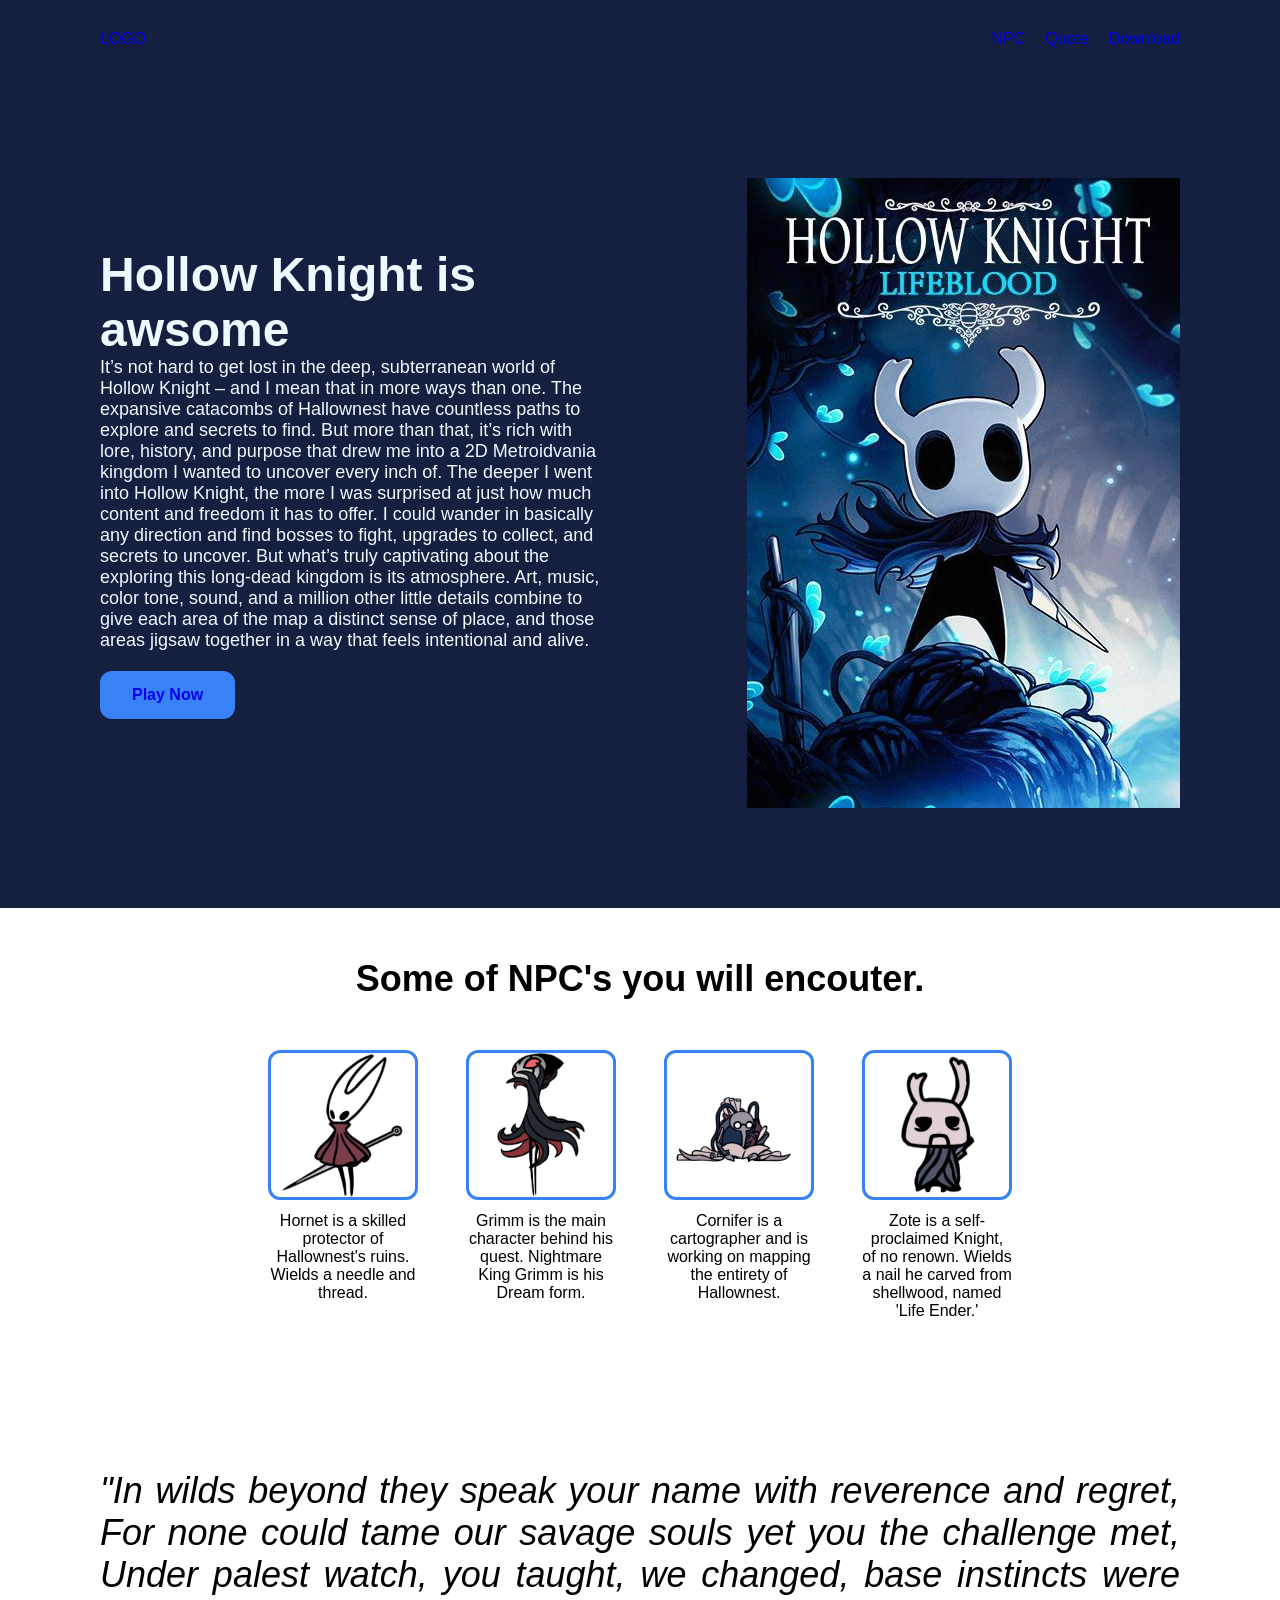
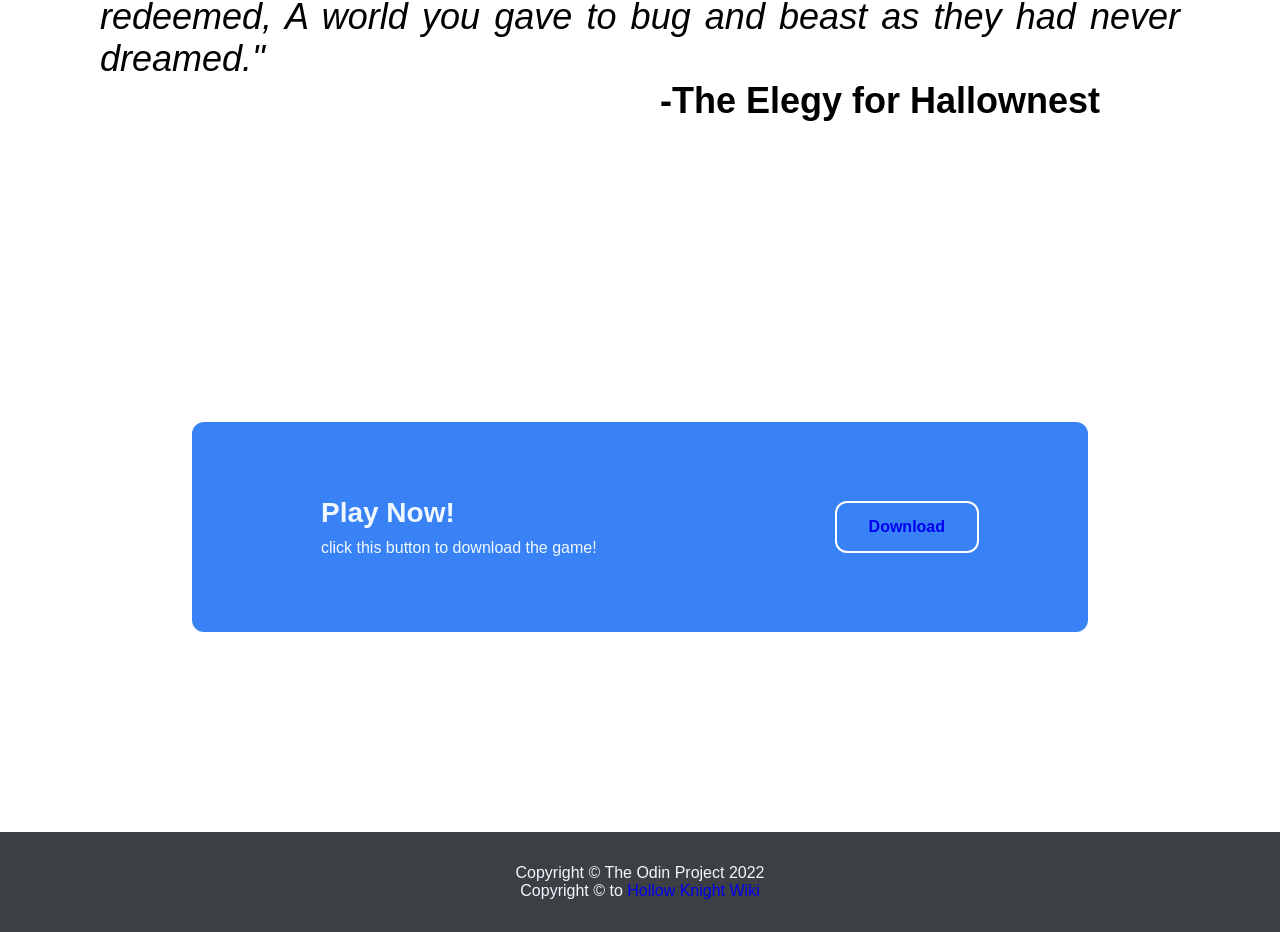
<file: index.html>
<!DOCTYPE html>
<html lang="en">
<head>
    <meta charset="UTF-8">
    <meta http-equiv="X-UA-Compatible" content="IE=edge">
    <meta name="viewport" content="width=device-width, initial-scale=1.0">
    <title>Landing Page</title>
    <link rel="stylesheet" href="styles.css">
</head>
<body>

    <ul>
        <li><a href="#"><p> LOGO </p></a></li>
        <section class="left">
        <li><a href="#NPC"><p> NPC </p></a></li>
        <li><a href="#Quote"><p> Quote </p></a></li>
        <li><a href="#Download"><p> Download </p></a></li>
        </section>
    </ul>

    <div id="f" class="first">
        <div class="text-one">
        <h2>Hollow Knight is awsome </h2>
        <p>It’s not hard to get lost in the deep, subterranean world of Hollow Knight – and I mean that in more ways than one. The expansive catacombs of Hallownest have countless paths to explore and secrets to find. But more than that, it’s rich with lore, history, and purpose that drew me into a 2D Metroidvania kingdom I wanted to uncover every inch of.

            The deeper I went into Hollow Knight, the more I was surprised at just how much content and freedom it has to offer. I could wander in basically any direction and find bosses to fight, upgrades to collect, and secrets to uncover. But what’s truly captivating about the exploring this long-dead kingdom is its atmosphere. Art, music, color tone, sound, and a million other little details combine to give each area of the map a distinct sense of place, and those areas jigsaw together in a way that feels intentional and alive.</p>
        <button><a href="https://store.steampowered.com/app/367520/Hollow_Knight/">Play Now </a></button>
        </div>
      <div class="placeholder"><img src="./img/hollow.jpg" alt="Hollow Knight"></div>
    </div>

    <section id="NPC" class="informations">
        <h3>Some of NPC's you will encouter.</h3>
    <div class="boxes">
        <section><div class="box"><img src="./img/hornet.png" alt="hornet"></div><p>Hornet is a skilled protector of Hallownest's ruins. Wields a needle and thread.</p></section>
        <section><div class="box"><img src="./img/grimm.png" alt="grimm"></div><p> Grimm is the main character behind his quest. Nightmare King Grimm is his Dream form.</p></section>
        <section><div class="box"><img src="./img/cornifer.png" alt="cornifer"></div><p>Cornifer is a cartographer and is working on mapping the entirety of Hallownest.</p></section>
        <section><div class="box"><img src="./img/zote.png" alt="zote"></div><p>Zote is a self-proclaimed Knight, of no renown. Wields a nail he carved from shellwood, named 'Life Ender.'</p></section>

    </div>
    </section>
    <div id="Quote" class="quotation">
        <p class="quote"><em>"In wilds beyond they speak your name with reverence and regret,
            For none could tame our savage souls yet you the challenge met,
            Under palest watch, you taught, we changed, base instincts were redeemed,
            A world you gave to bug and beast as they had never dreamed."</p></em>
        <p class="writer"><strong>-The Elegy for Hallownest</strong></p>
    </div>

    <div id="Download" class="sign-up">
        <div class="text">
            <h4>Play Now!</h4>
            <p>click this button to download the game!</p>
        </div>
        <button><a href="https://store.steampowered.com/app/367520/Hollow_Knight/"> Download </a></button>
    </div>
    
<footer><p> Copyright © The Odin Project 2022</p>
<p>Copyright © to  <a href="https://hollowknight.fandom.com/">Hollow Knight Wiki</a></p></footer>

</body>
</html>
</file>
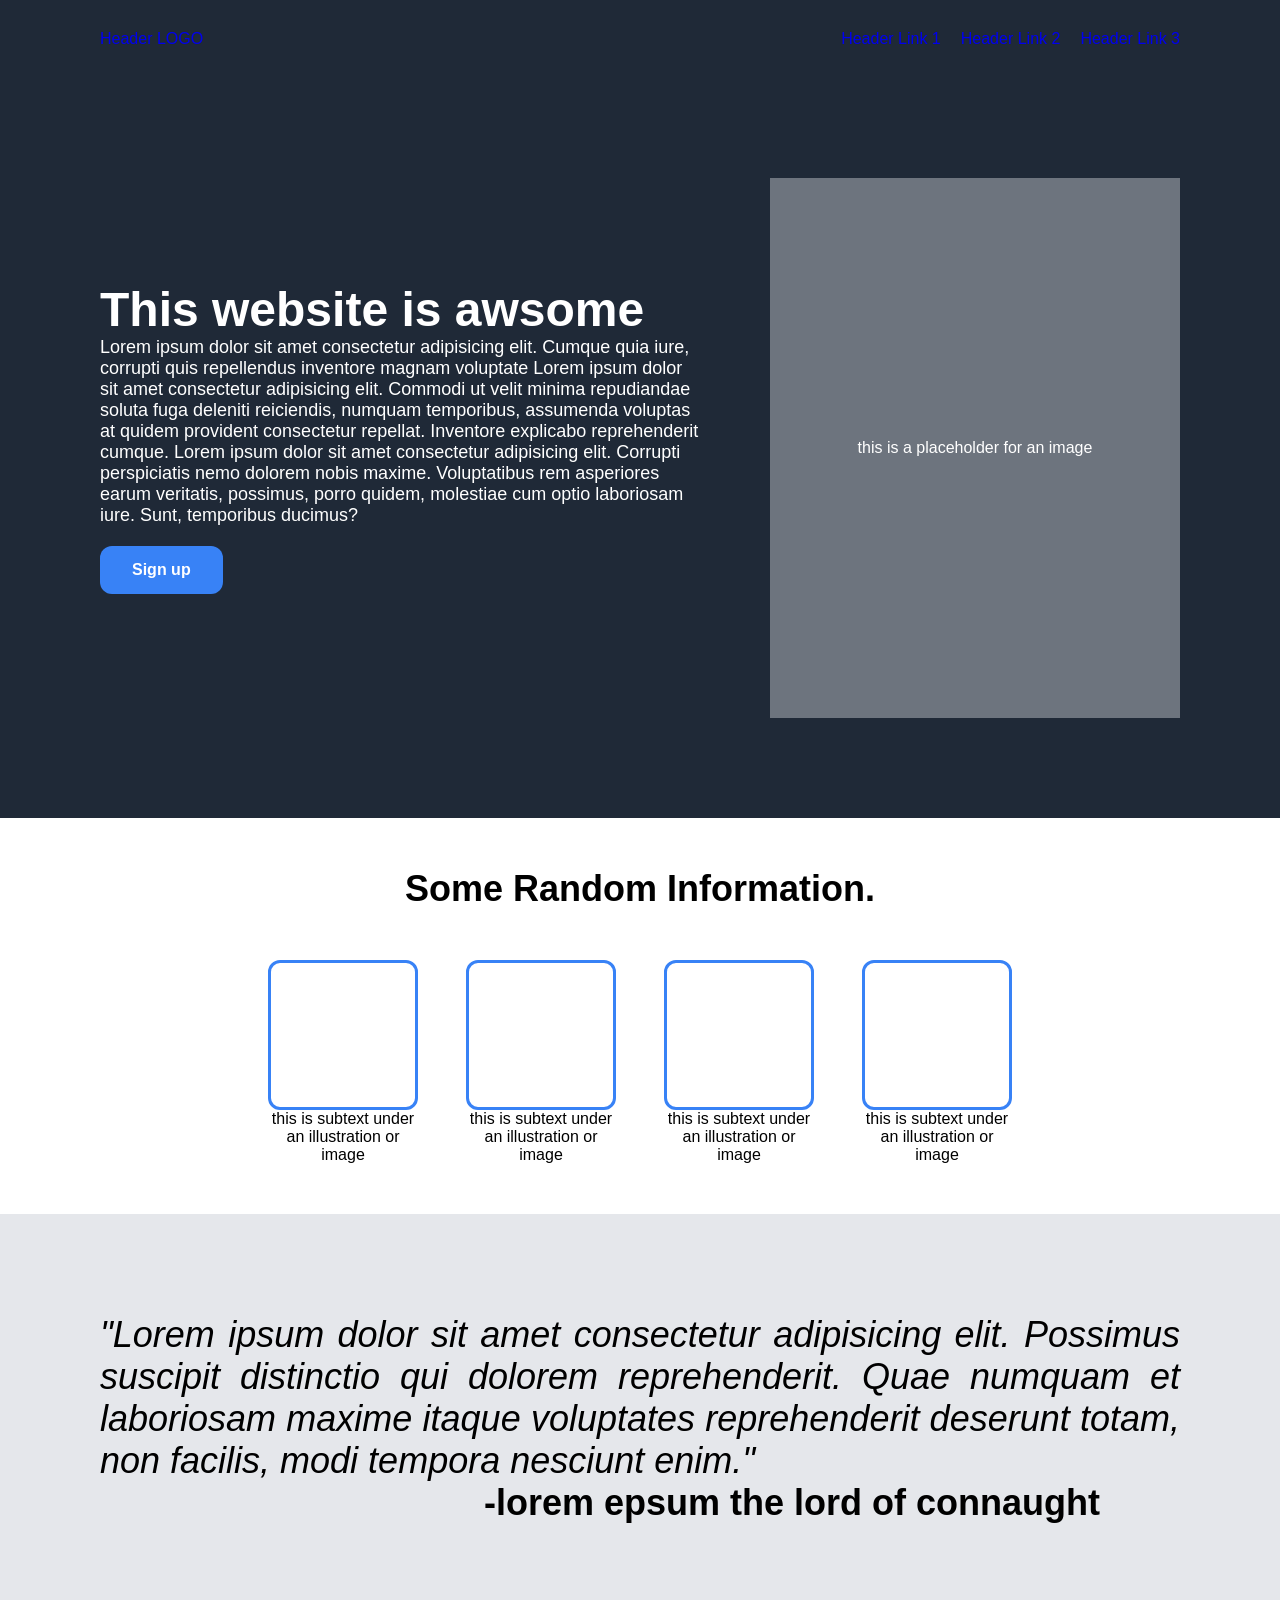
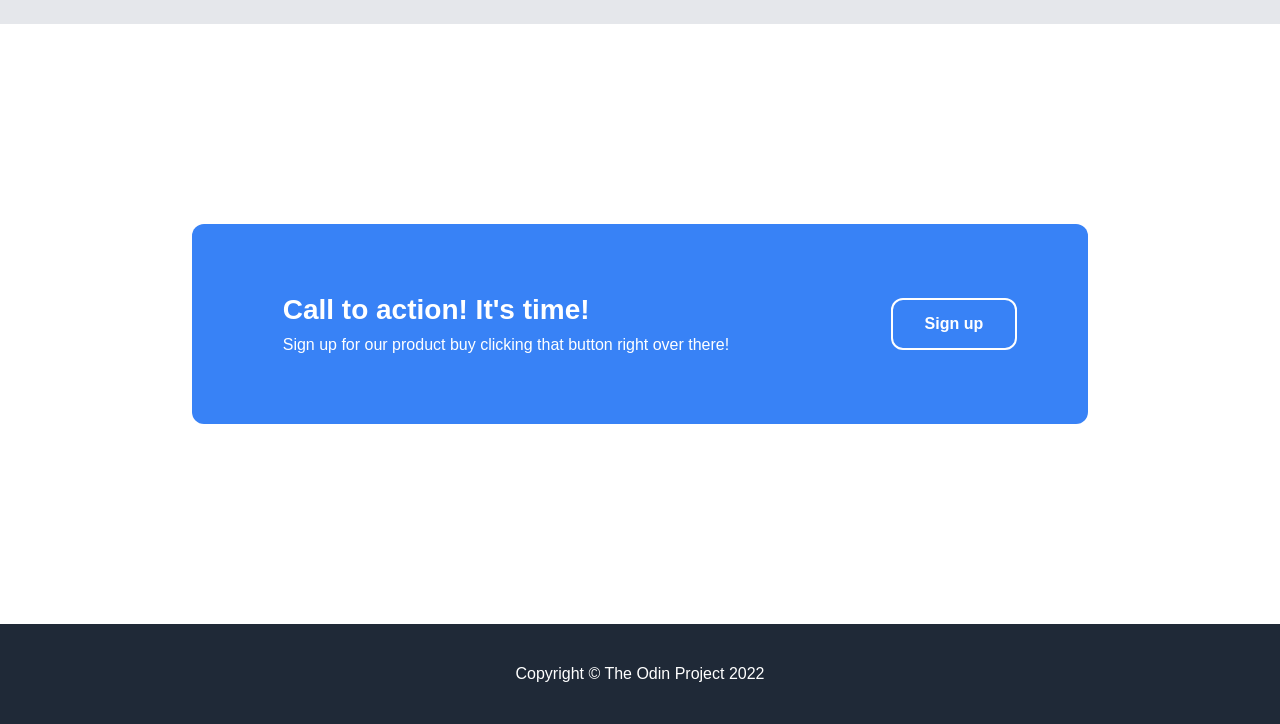
<file: template/index.html>
<!DOCTYPE html>
<html lang="en">
<head>
    <meta charset="UTF-8">
    <meta http-equiv="X-UA-Compatible" content="IE=edge">
    <meta name="viewport" content="width=device-width, initial-scale=1.0">
    <title>Landing Page</title>
    <link rel="stylesheet" href="style.css">
</head>
<body>

    <ul>
        <li><a href="#"><p> Header LOGO </p></a></li>
        <section class="left">
        <li><a href="#"><p> Header Link 1 </p></a></li>
        <li><a href="#"><p> Header Link 2 </p></a></li>
        <li><a href="#"><p> Header Link 3 </p></a></li>
        </section>
    </ul>

    <div class="first">
        <div class="text-one">
        <h2>This website is awsome </h2>
        <p>Lorem ipsum dolor sit amet consectetur adipisicing elit. Cumque quia iure, corrupti quis repellendus inventore magnam voluptate Lorem ipsum dolor sit amet consectetur adipisicing elit. Commodi ut velit minima repudiandae soluta fuga deleniti reiciendis, numquam temporibus, assumenda voluptas at quidem provident consectetur repellat. Inventore explicabo reprehenderit cumque. Lorem ipsum dolor sit amet consectetur adipisicing elit. Corrupti perspiciatis nemo dolorem nobis maxime. Voluptatibus rem asperiores earum veritatis, possimus, porro quidem, molestiae cum optio laboriosam iure. Sunt, temporibus ducimus?</p>
        <button>Sign up</button>
        </div>
      <div class="placeholder"><p>this is a placeholder for an image</p></div>
    </div>
    <section class="informations">
        <h3>Some Random Information.</h3>
    <div class="boxes">
        <section><div class="box"></div><p>this is subtext under an illustration or image</p></section>
        <section><div class="box"></div><p>this is subtext under an illustration or image</p></section>
        <section><div class="box"></div><p>this is subtext under an illustration or image</p></section>
        <section><div class="box"></div><p>this is subtext under an illustration or image</p></section>
    </div>
    </section>
    <div class="quotation">
        <p class="quote"><em>"Lorem ipsum dolor sit amet consectetur adipisicing elit. Possimus suscipit distinctio qui dolorem reprehenderit. Quae numquam et laboriosam maxime itaque voluptates reprehenderit deserunt totam, non facilis, modi tempora nesciunt enim."</p></em>
        <p class="writer"><strong>-lorem epsum the lord of connaught</strong></p>
    </div>

    <div class="sign-up">
        <div class="text">
            <h4>Call to action! It's time!</h4>
            <p>Sign up for our product buy clicking that button right over there!</p>
        </div>
        <button>Sign up</button>
    </div>
    
<footer><p> Copyright © The Odin Project 2022</p></footer>

</body>
</html>
</file>
<file: styles.css>
/* nav-bar */
*{
    margin: 0;
    padding: 0;
    box-sizing: border-box;
}


ul{
    display: flex;
    justify-content: space-between;
    align-items: center;
    list-style: none;
    padding: 30px 100px;
    gap: 30px;
    background-color: #152040;


}

a{
    text-decoration: none;
}


.left {
    display: flex;
    gap: 20px;
}

/* text and place holder */


.first{
    display: flex;
    justify-content: space-between;
    align-items: center;
    flex-wrap: wrap;
    padding: 100px;
    background-color: #152040;
}

.text-one {
    font-size: 18px;
    width: 500px;
}



h2{
    font-size: 48px;
}



button{
    background-color: #3882F6;
    border: none;
    color: white;
    padding: 15px 32px;
    text-align: center;
    text-decoration: none;
    display: inline-block;
    font-size: 16px;
    border-radius: 12px;
    font-weight: bold;
    margin: 20px 0px;
}


.placeholder{
    display: flex;
    justify-content: center;
    align-items: center;
    max-width: 500px;
}

img {

    max-width: 100%;
    max-height: 100%;
    align-self: center;
}


h3{
    text-align: center;
    font-size: 36px ;
    font-weight: bolder ;
    margin-bottom: 50px;

}

/* information */


.informations{

    margin: 50px 0px;
}

.boxes{
    display: flex;
    justify-content: center;
    flex-wrap: wrap;
    align-items: flex-start;
    gap: 48px;
    
}

.box {
    border: 3px solid #3882F6;  
    border-radius: 12px;  
    height: 150px;
    width: 150px;
    display: flex;
    justify-content: center;
    align-items: center;
}

.boxes p {
    width: 150px;
    text-align: center ;
    margin-top: 12px;
}
/* Quote */


.quotation{
    padding: 100px 100px;
    background-color: #E5E7EB;
    background: url(./img/quote.jpg) no-repeat center center fixed;
    background-size: cover;
}

.quote{ 
    text-align: justify;
    font-size: 36px;
}

.writer{
    font-size: 36px;
    text-align: end;
    margin-right: 80px;
}

/* Sign up button */

.sign-up{
    display: flex;
    width: 70%;
    background-color: #3882F6;
    border-radius: 12px;
    justify-content: space-around;
    align-items: center;
    margin: 200px auto;
    height: 210px;
    flex-wrap: wrap;

}

.sign-up button{
    border: 2px solid white;
}

.text{
    display: flex;
    flex-direction: column;
    margin: 10px 20px;
}

h4{
    font-size: 28px;
    margin-bottom: 10px;
}

/* footer */

footer{
    background-color: #3c3f44;
    height: 100px;
    display: flex;
    flex-direction: column;
    justify-content: center;
    align-items: center;
}

/* Fonts */

h2 , h3 , .writer , h4 {
    font-family: 'roboto-Bold' , Helvetica, Arial, sans-serif;
    font-weight: bold;
}

ul , .first , .sign-up , footer ,a:active, a:visited {
    color: aliceblue;
}

p{
    font-family: Arial, Helvetica, sans-serif;
}
</file>
<file: template/style.css>
/* nav-bar */
*{
    margin: 0;
    padding: 0;
    box-sizing: border-box;
}

ul{
    display: flex;
    justify-content: space-between;
    align-items: center;
    list-style: none;
    padding: 30px 100px;
    gap: 30px;
    background-color: #1F2937;
}

a{
    text-decoration: none;
}


.left {
    display: flex;
    gap: 20px;
}

/* text and place holder */


.first{
    display: flex;
    justify-content: space-between;
    align-items: center;
    flex-wrap: wrap;
    padding: 100px;
    background-color: #1F2937;
    gap: 70px;
}

.text-one {
    font-size: 18px;
    max-width: 600px;
}

h2{
    font-size: 48px;
}

button{
    background-color: #3882F6;
    border: none;
    color: white;
    padding: 15px 32px;
    text-align: center;
    text-decoration: none;
    display: inline-block;
    font-size: 16px;
    border-radius: 12px;
    font-weight: bold;
    margin: 20px 0px;
}


.placeholder{
    flex: 1 0 auto;
    background-color: rgb(109, 116, 126);
    height: 60vh;
    display: flex;
    justify-content: center;
    align-items: center;
}



h3{
    text-align: center;
    font-size: 36px ;
    font-weight: bolder ;
    margin-bottom: 50px;

}

/* information */


.informations{
    margin: 50px 0px;
}

.boxes{
    display: flex;
    justify-content: center;
    flex-wrap: wrap;
    align-items: center;
    gap: 48px;
    
}

.box {
    border: 3px solid #3882F6;  
    border-radius: 12px;  
    height: 150px;
    width: 150px;
}

.boxes p {
    width: 150px;
    text-align: center;
}
/* Quote */


.quotation{
    padding: 100px 100px;
    background-color: #E5E7EB;
}

.quote{ 
    text-align: justify;
    font-size: 36px;
}

.writer{
    font-size: 36px;
    text-align: end;
    margin-right: 80px;
}

/* Sign up button */

.sign-up{
    display: flex;
    width: 70%;
    background-color: #3882F6;
    border-radius: 12px;
    justify-content: space-around;
    align-items: center;
    margin: 200px auto;
    height: 200px;
    flex-wrap: wrap;

}

.sign-up button{
    border: 2px solid white;
}

.text{
    display: flex;
    flex-direction: column;
    margin: 10px 20px;
}

h4{
    font-size: 28px;
    margin-bottom: 10px;
}

/* footer */

footer{
    background-color: #1F2937;
    height: 100px;
    display: flex;
    justify-content: center;
    align-items: center;
}

/* Fonts */

h2 , h3 , .writer , h4 {
    font-family: 'roboto-Bold' , Helvetica, Arial, sans-serif;
    font-weight: bold;
}

ul , .first , .sign-up , footer , a:visited {
    color: white;
}

p{
    font-family: Arial, Helvetica, sans-serif;
}
</file>
